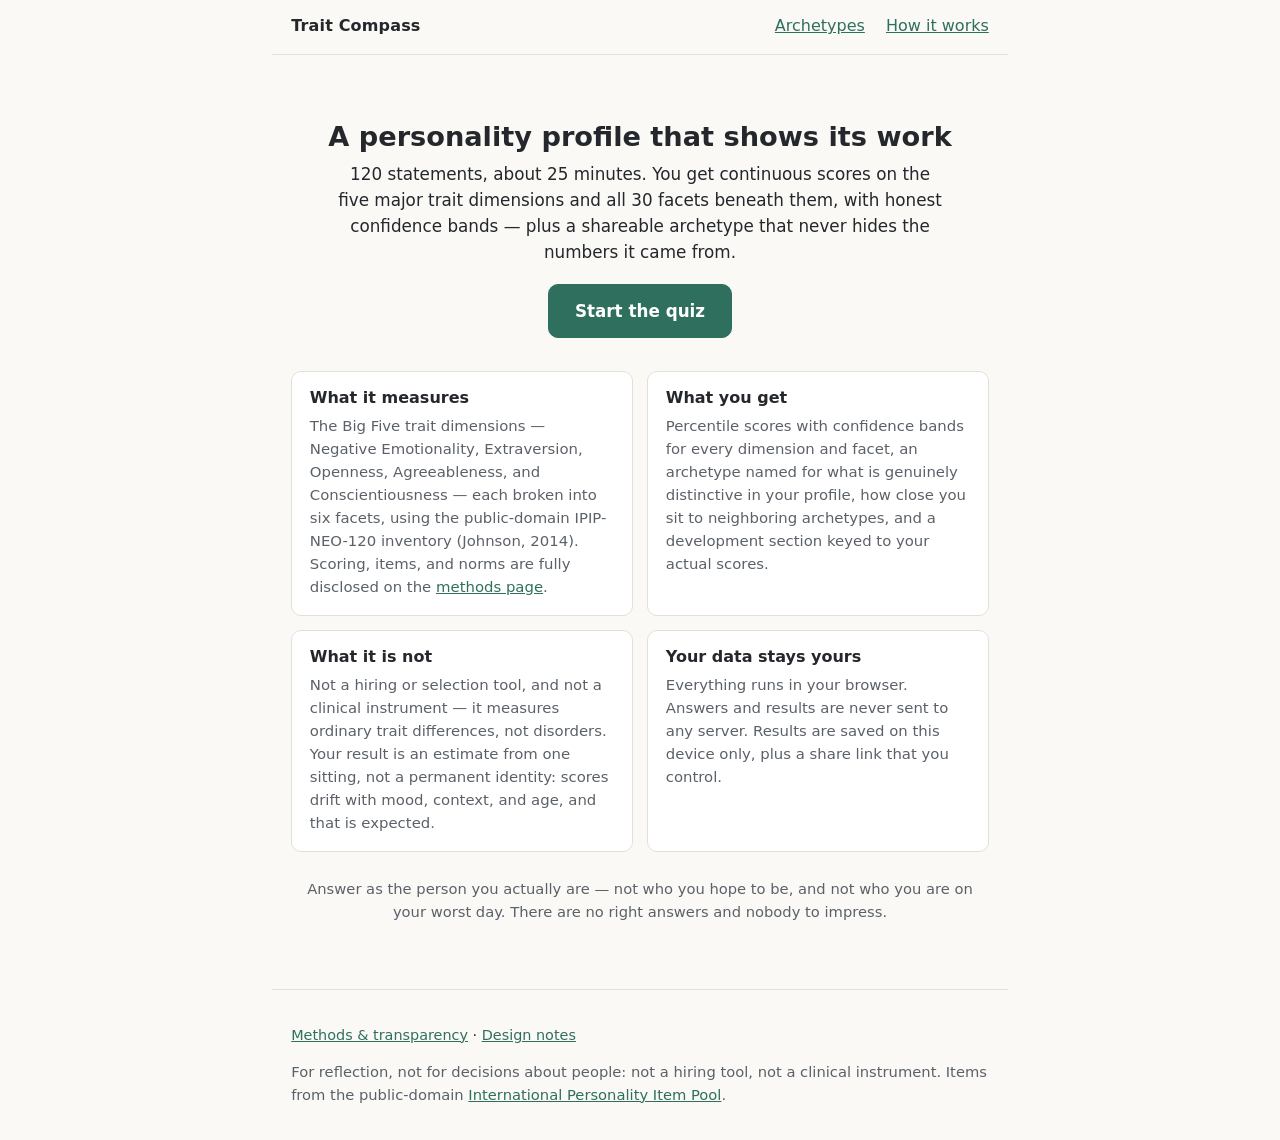
<file: index.html>
<!DOCTYPE html>
<html lang="en">
<head>
<meta charset="utf-8">
<meta name="viewport" content="width=device-width, initial-scale=1">
<meta name="description" content="A free, facet-level personality profile built on public-domain IPIP-NEO-120 items. Continuous scores, honest confidence bands, and an archetype that never hides the numbers underneath.">
<title>Trait Compass</title>
<link rel="stylesheet" href="css/quiz.css">
</head>
<body>
<a class="skip-link" href="#main">Skip to content</a>
<header class="site-header">
  <a class="brand" href="#intro">Trait Compass</a>
  <nav>
    <a href="archetypes.html">Archetypes</a>
    <a href="about.html">How it works</a>
  </nav>
</header>

<main id="main">

  <!-- ============ Intro / consent ============ -->
  <section id="screen-intro" hidden>
    <div class="intro-hero">
      <h1>A personality profile that shows its work</h1>
      <p class="lede">
        120 statements, about 25 minutes. You get continuous scores on the five
        major trait dimensions and all 30 facets beneath them, with honest
        confidence bands — plus a shareable archetype that never hides the
        numbers it came from.
      </p>
      <div class="intro-actions">
        <button id="btn-start" class="primary big">Start the quiz</button>
        <button id="btn-resume" class="secondary big" hidden>Resume where you left off</button>
      </div>
      <p id="intro-history-note" class="quiet" hidden></p>
    </div>

    <div class="intro-grid">
      <div class="intro-card">
        <h2>What it measures</h2>
        <p>The Big Five trait dimensions — Negative Emotionality, Extraversion,
        Openness, Agreeableness, and Conscientiousness — each broken into six
        facets, using the public-domain IPIP-NEO-120 inventory
        (Johnson, 2014). Scoring, items, and norms are fully disclosed on the
        <a href="about.html">methods page</a>.</p>
      </div>
      <div class="intro-card">
        <h2>What you get</h2>
        <p>Percentile scores with confidence bands for every dimension and
        facet, an archetype named for what is genuinely distinctive in your
        profile, how close you sit to neighboring archetypes, and a
        development section keyed to your actual scores.</p>
      </div>
      <div class="intro-card">
        <h2>What it is not</h2>
        <p>Not a hiring or selection tool, and not a clinical instrument —
        it measures ordinary trait differences, not disorders. Your result is
        an estimate from one sitting, not a permanent identity: scores drift
        with mood, context, and age, and that is expected.</p>
      </div>
      <div class="intro-card">
        <h2>Your data stays yours</h2>
        <p>Everything runs in your browser. Answers and results are never sent
        to any server. Results are saved on this device only, plus a share
        link that you control.</p>
      </div>
    </div>

    <p class="quiet center">
      Answer as the person you actually are — not who you hope to be, and not
      who you are on your worst day. There are no right answers and nobody to
      impress.
    </p>
  </section>

  <!-- ============ Quiz ============ -->
  <section id="screen-quiz" hidden>
    <div class="progress-wrap" aria-hidden="true">
      <div class="progress-bar"><div id="progress-fill"></div></div>
    </div>
    <p id="progress-text" class="quiet center" aria-live="polite"></p>

    <div class="item-card">
      <p class="item-lead quiet">How accurately does this statement describe you?</p>
      <h2 id="item-text" aria-live="polite"></h2>
      <div id="likert" class="likert" role="radiogroup" aria-label="Your answer">
        <!-- populated by quiz.js -->
      </div>
      <div class="quiz-nav">
        <button id="btn-back" class="secondary">&larr; Back</button>
        <span class="quiet keyboard-hint">Keys 1&ndash;5 answer &middot; &larr; goes back</span>
      </div>
    </div>
  </section>

  <!-- ============ Results ============ -->
  <section id="screen-results" hidden>
    <div id="results-root"><!-- populated by results.js --></div>
  </section>

</main>

<footer class="site-footer">
  <p>
    <a href="about.html">Methods &amp; transparency</a> &middot;
    <a href="https://github.com/rylanowens/personality/blob/main/docs/quiz-design.md">Design notes</a>
  </p>
  <p class="quiet">
    For reflection, not for decisions about people: not a hiring tool, not a
    clinical instrument. Items from the public-domain
    <a href="https://ipip.ori.org/">International Personality Item Pool</a>.
  </p>
</footer>

<script src="data/items.js"></script>
<script src="data/norms.js"></script>
<script src="data/prose.js"></script>
<script src="data/archetypes.js"></script>
<script src="js/scoring.js"></script>
<script src="js/encode.js"></script>
<script src="js/archetype.js"></script>
<script src="js/history.js"></script>
<script src="js/results.js"></script>
<script src="js/quiz.js"></script>
<script src="js/app.js"></script>
</body>
</html>
</file>
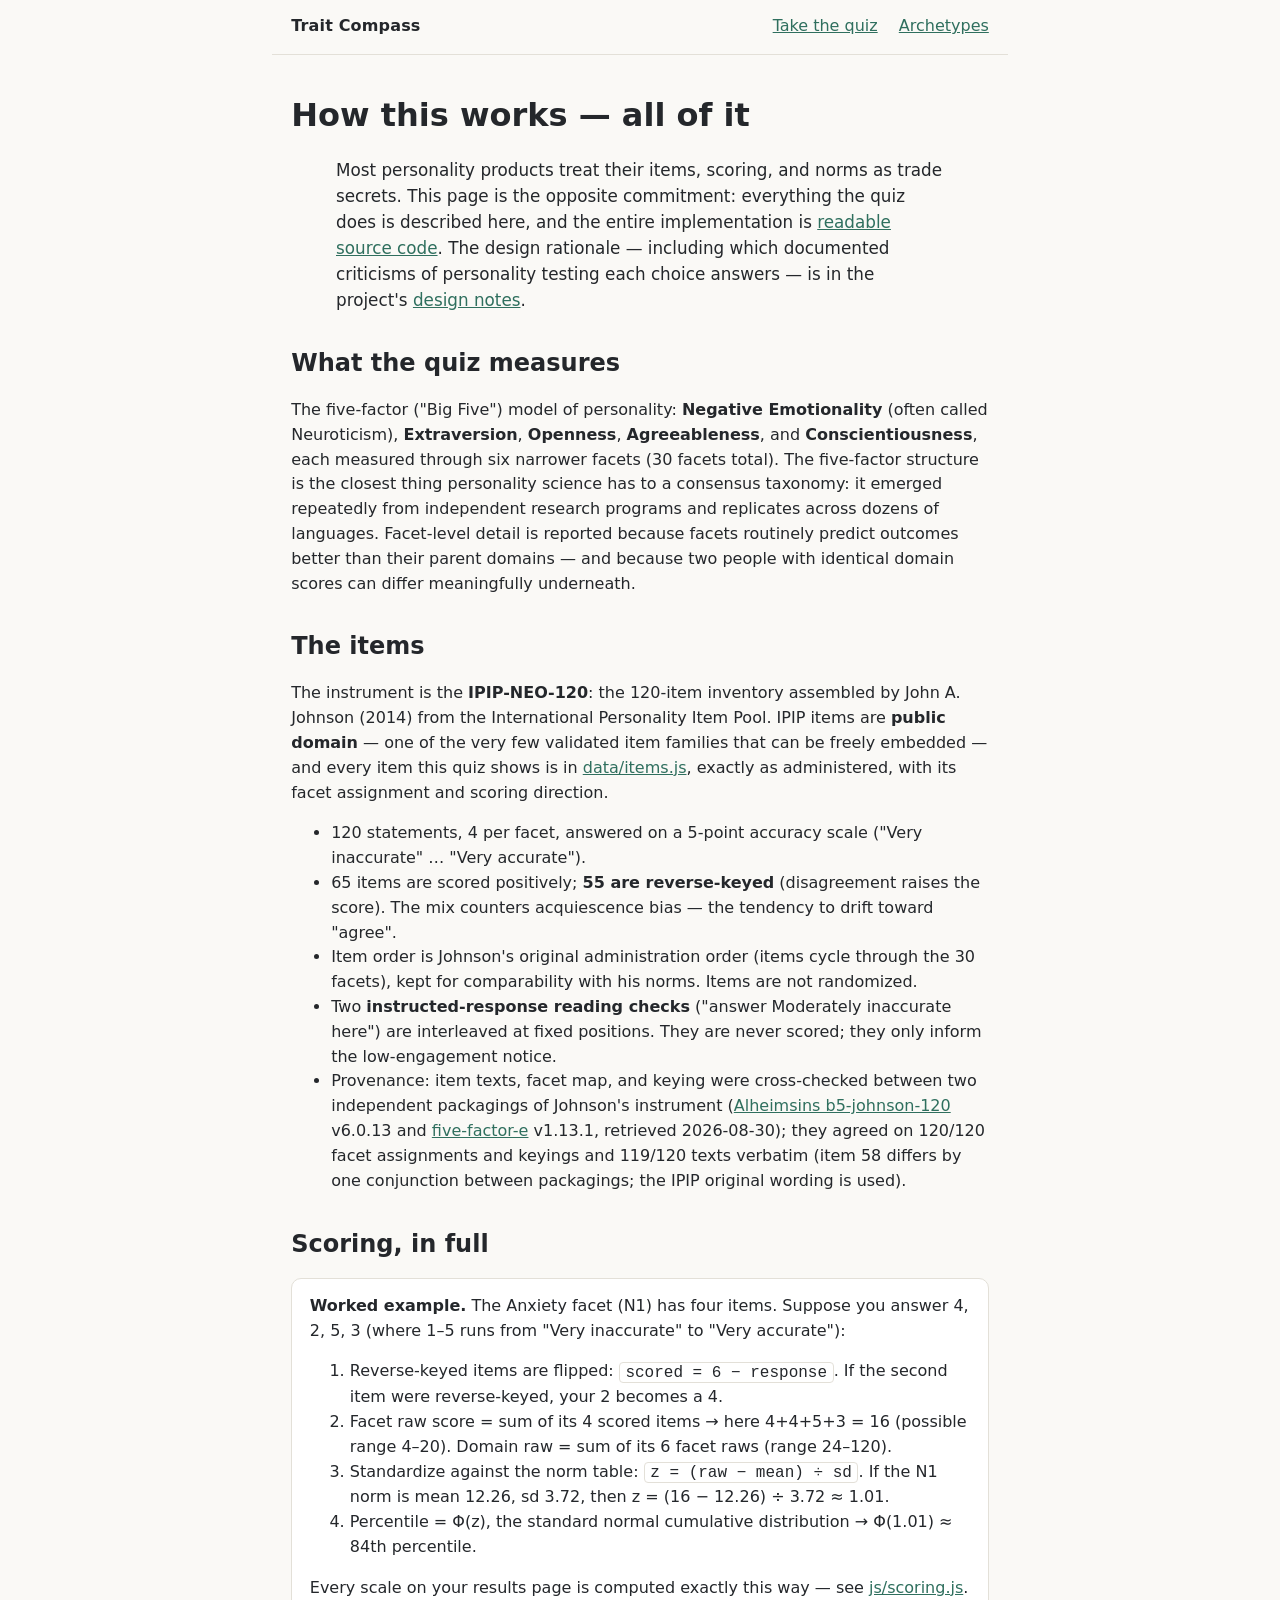
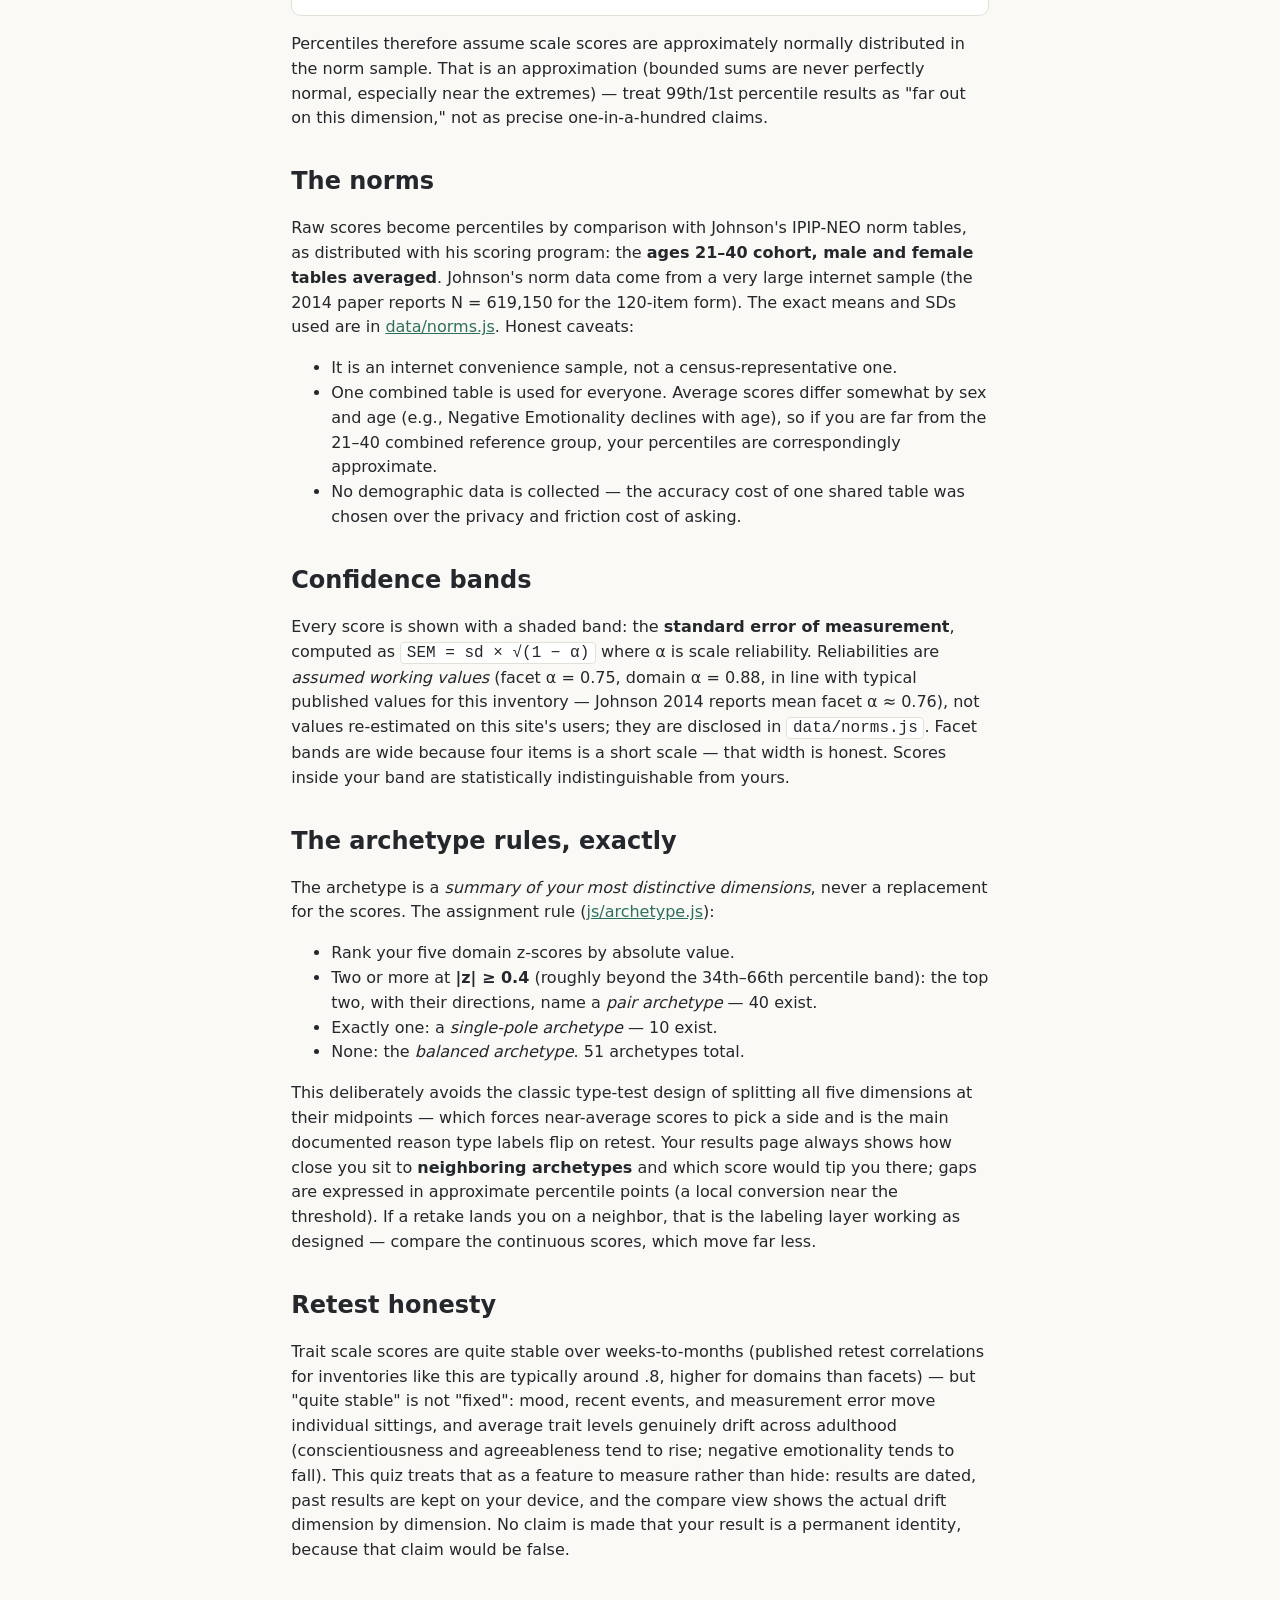
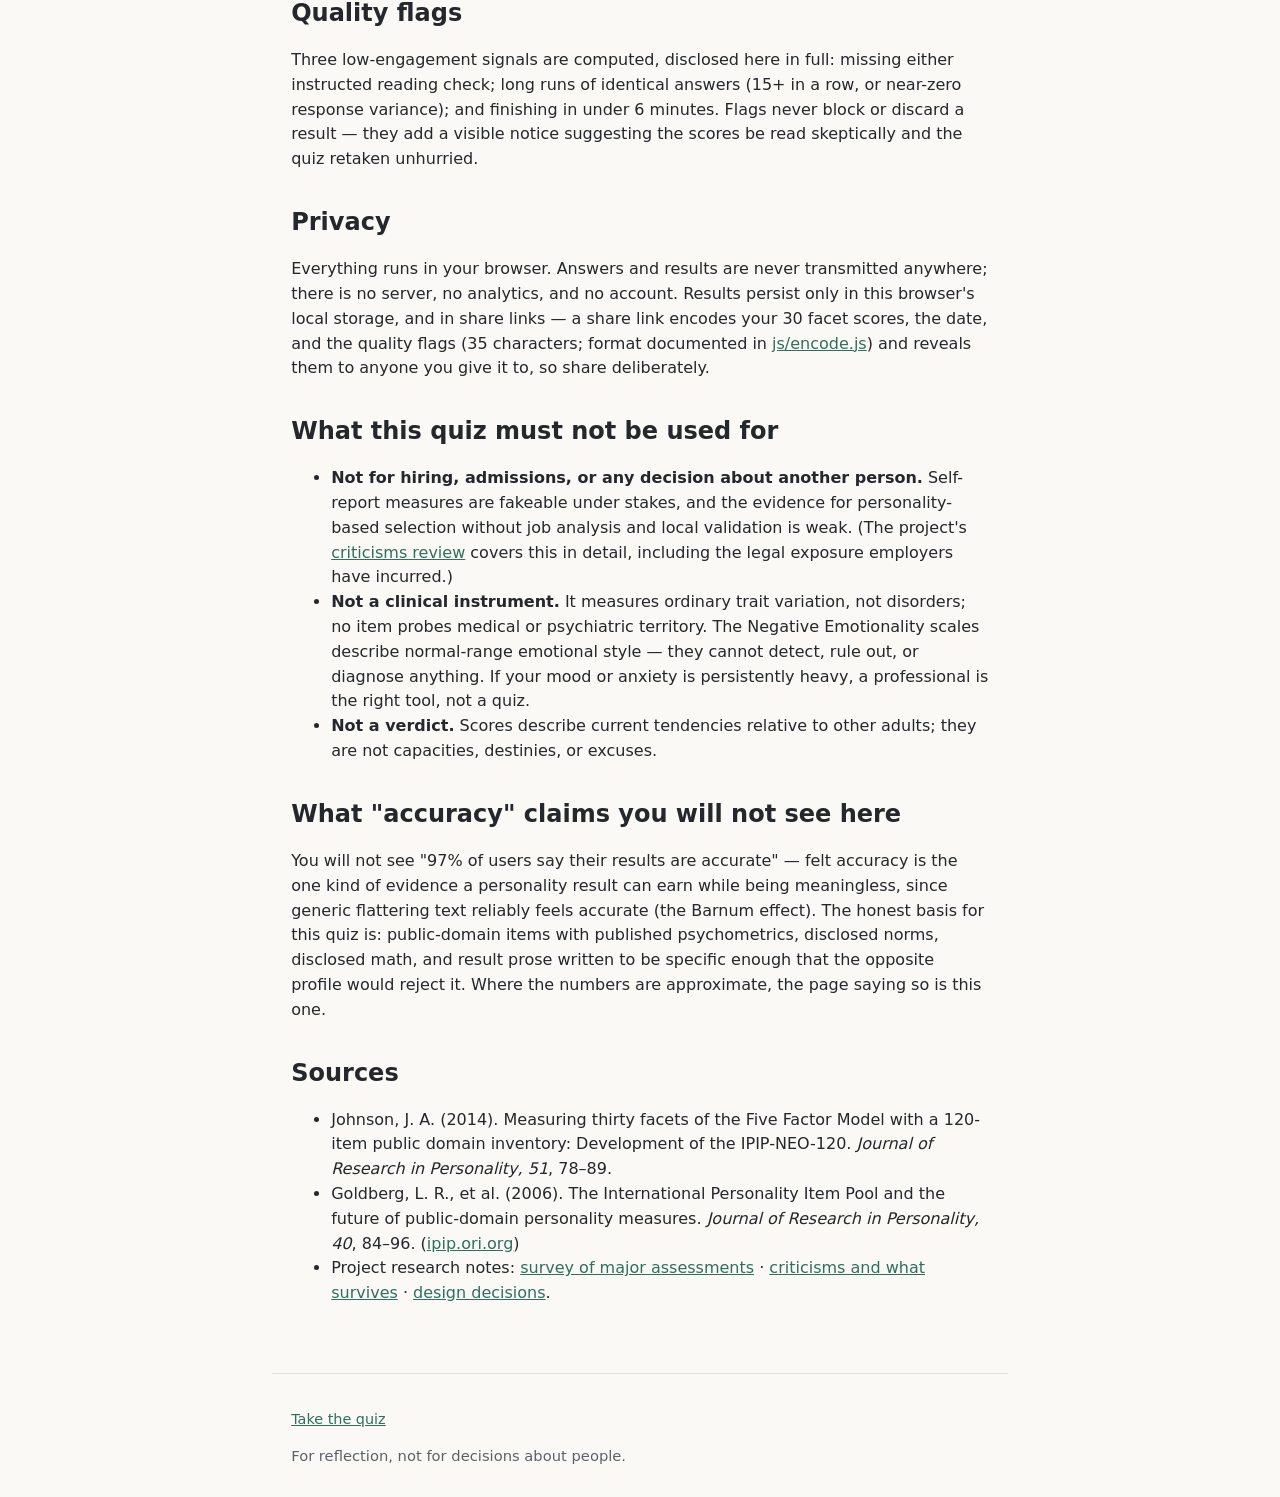
<file: about.html>
<!DOCTYPE html>
<html lang="en">
<head>
<meta charset="utf-8">
<meta name="viewport" content="width=device-width, initial-scale=1">
<meta name="description" content="Full methods disclosure for Trait Compass: items, scoring math, norms, archetype rules, and honest limits.">
<title>How Trait Compass works</title>
<link rel="stylesheet" href="css/quiz.css">
<style>
  .methods h2 { margin-top: 2.2rem; }
  .methods table { border-collapse: collapse; width: 100%; font-size: 0.93rem; }
  .methods th, .methods td { text-align: left; padding: 0.4rem 0.6rem; border-bottom: 1px solid var(--line); }
  .methods code { background: var(--surface); border: 1px solid var(--line); border-radius: 4px; padding: 0.05rem 0.35rem; }
  .methods .example { background: var(--surface); border: 1px solid var(--line); border-radius: var(--radius); padding: 0.9rem 1.1rem; }
</style>
</head>
<body>
<a class="skip-link" href="#main">Skip to content</a>
<header class="site-header">
  <a class="brand" href="index.html">Trait Compass</a>
  <nav>
    <a href="index.html#intro">Take the quiz</a>
    <a href="archetypes.html">Archetypes</a>
  </nav>
</header>

<main id="main" class="methods">
  <h1>How this works — all of it</h1>
  <p class="lede">
    Most personality products treat their items, scoring, and norms as trade
    secrets. This page is the opposite commitment: everything the quiz does is
    described here, and the entire implementation is
    <a href="https://github.com/rylanowens/personality">readable source code</a>.
    The design rationale — including which documented criticisms of personality
    testing each choice answers — is in the project's
    <a href="https://github.com/rylanowens/personality/blob/main/docs/quiz-design.md">design notes</a>.
  </p>

  <h2>What the quiz measures</h2>
  <p>
    The five-factor ("Big Five") model of personality: <strong>Negative
    Emotionality</strong> (often called Neuroticism), <strong>Extraversion</strong>,
    <strong>Openness</strong>, <strong>Agreeableness</strong>, and
    <strong>Conscientiousness</strong>, each measured through six narrower
    facets (30 facets total). The five-factor structure is the closest thing
    personality science has to a consensus taxonomy: it emerged repeatedly from
    independent research programs and replicates across dozens of languages.
    Facet-level detail is reported because facets routinely predict outcomes
    better than their parent domains — and because two people with identical
    domain scores can differ meaningfully underneath.
  </p>

  <h2>The items</h2>
  <p>
    The instrument is the <strong>IPIP-NEO-120</strong>: the 120-item inventory
    assembled by John A. Johnson (2014) from the International Personality Item
    Pool. IPIP items are <strong>public domain</strong> — one of the very few
    validated item families that can be freely embedded — and every item this
    quiz shows is in
    <a href="https://github.com/rylanowens/personality/blob/main/data/items.js">data/items.js</a>,
    exactly as administered, with its facet assignment and scoring direction.
  </p>
  <ul>
    <li>120 statements, 4 per facet, answered on a 5-point accuracy scale
        ("Very inaccurate" … "Very accurate").</li>
    <li>65 items are scored positively; <strong>55 are reverse-keyed</strong>
        (disagreement raises the score). The mix counters acquiescence bias —
        the tendency to drift toward "agree".</li>
    <li>Item order is Johnson's original administration order (items cycle
        through the 30 facets), kept for comparability with his norms. Items
        are not randomized.</li>
    <li>Two <strong>instructed-response reading checks</strong> ("answer
        Moderately inaccurate here") are interleaved at fixed positions. They
        are never scored; they only inform the low-engagement notice.</li>
    <li>Provenance: item texts, facet map, and keying were cross-checked between
        two independent packagings of Johnson's instrument
        (<a href="https://www.npmjs.com/package/@alheimsins/b5-johnson-120-ipip-neo-pi-r">Alheimsins b5-johnson-120</a> v6.0.13
        and <a href="https://pypi.org/project/five-factor-e/">five-factor-e</a> v1.13.1,
        retrieved 2026-08-30); they agreed on 120/120 facet assignments and
        keyings and 119/120 texts verbatim (item 58 differs by one
        conjunction between packagings; the IPIP original wording is used).</li>
  </ul>

  <h2>Scoring, in full</h2>
  <div class="example">
    <p style="margin-top:0"><strong>Worked example.</strong> The Anxiety facet (N1) has four items.
    Suppose you answer 4, 2, 5, 3 (where 1–5 runs from "Very inaccurate" to "Very accurate"):</p>
    <ol>
      <li>Reverse-keyed items are flipped: <code>scored = 6 − response</code>.
          If the second item were reverse-keyed, your 2 becomes a 4.</li>
      <li>Facet raw score = sum of its 4 scored items → here 4+4+5+3 = 16
          (possible range 4–20). Domain raw = sum of its 6 facet raws
          (range 24–120).</li>
      <li>Standardize against the norm table:
          <code>z = (raw − mean) ÷ sd</code>. If the N1 norm is mean 12.26,
          sd 3.72, then z = (16 − 12.26) ÷ 3.72 ≈ 1.01.</li>
      <li>Percentile = Φ(z), the standard normal cumulative distribution
          → Φ(1.01) ≈ 84th percentile.</li>
    </ol>
    <p style="margin-bottom:0">Every scale on your results page is computed exactly this way —
    see <a href="https://github.com/rylanowens/personality/blob/main/js/scoring.js">js/scoring.js</a>.</p>
  </div>
  <p>
    Percentiles therefore assume scale scores are approximately normally
    distributed in the norm sample. That is an approximation (bounded sums are
    never perfectly normal, especially near the extremes) — treat 99th/1st
    percentile results as "far out on this dimension," not as precise
    one-in-a-hundred claims.
  </p>

  <h2>The norms</h2>
  <p>
    Raw scores become percentiles by comparison with Johnson's IPIP-NEO norm
    tables, as distributed with his scoring program: the <strong>ages 21–40
    cohort, male and female tables averaged</strong>. Johnson's norm data come
    from a very large internet sample (the 2014 paper reports N = 619,150 for
    the 120-item form). The exact means and SDs used are in
    <a href="https://github.com/rylanowens/personality/blob/main/data/norms.js">data/norms.js</a>.
    Honest caveats:
  </p>
  <ul>
    <li>It is an internet convenience sample, not a census-representative one.</li>
    <li>One combined table is used for everyone. Average scores differ somewhat
        by sex and age (e.g., Negative Emotionality declines with age), so if
        you are far from the 21–40 combined reference group, your percentiles
        are correspondingly approximate.</li>
    <li>No demographic data is collected — the accuracy cost of one shared
        table was chosen over the privacy and friction cost of asking.</li>
  </ul>

  <h2>Confidence bands</h2>
  <p>
    Every score is shown with a shaded band: the <strong>standard error of
    measurement</strong>, computed as <code>SEM = sd × √(1 − α)</code> where α
    is scale reliability. Reliabilities are <em>assumed working values</em>
    (facet α = 0.75, domain α = 0.88, in line with typical published values for
    this inventory — Johnson 2014 reports mean facet α ≈ 0.76), not values
    re-estimated on this site's users; they are disclosed in
    <code>data/norms.js</code>. Facet bands are wide because four items is a
    short scale — that width is honest. Scores inside your band are
    statistically indistinguishable from yours.
  </p>

  <h2>The archetype rules, exactly</h2>
  <p>
    The archetype is a <em>summary of your most distinctive dimensions</em>,
    never a replacement for the scores. The assignment rule
    (<a href="https://github.com/rylanowens/personality/blob/main/js/archetype.js">js/archetype.js</a>):
  </p>
  <ul>
    <li>Rank your five domain z-scores by absolute value.</li>
    <li>Two or more at <strong>|z| ≥ 0.4</strong> (roughly beyond the
        34th–66th percentile band): the top two, with their directions, name a
        <em>pair archetype</em> — 40 exist.</li>
    <li>Exactly one: a <em>single-pole archetype</em> — 10 exist.</li>
    <li>None: the <em>balanced archetype</em>. 51 archetypes total.</li>
  </ul>
  <p>
    This deliberately avoids the classic type-test design of splitting all five
    dimensions at their midpoints — which forces near-average scores to pick a
    side and is the main documented reason type labels flip on retest. Your
    results page always shows how close you sit to <strong>neighboring
    archetypes</strong> and which score would tip you there; gaps are expressed
    in approximate percentile points (a local conversion near the threshold).
    If a retake lands you on a neighbor, that is the labeling layer working as
    designed — compare the continuous scores, which move far less.
  </p>

  <h2>Retest honesty</h2>
  <p>
    Trait scale scores are quite stable over weeks-to-months (published
    retest correlations for inventories like this are typically around
    .8, higher for domains than facets) — but "quite stable" is not "fixed":
    mood, recent events, and measurement error move individual sittings, and
    average trait levels genuinely drift across adulthood (conscientiousness
    and agreeableness tend to rise; negative emotionality tends to fall).
    This quiz treats that as a feature to measure rather than hide: results
    are dated, past results are kept on your device, and the compare view
    shows the actual drift dimension by dimension. No claim is made that your
    result is a permanent identity, because that claim would be false.
  </p>

  <h2>Quality flags</h2>
  <p>
    Three low-engagement signals are computed, disclosed here in full: missing
    either instructed reading check; long runs of identical answers (15+ in a
    row, or near-zero response variance); and finishing in under 6 minutes.
    Flags never block or discard a result — they add a visible notice
    suggesting the scores be read skeptically and the quiz retaken unhurried.
  </p>

  <h2>Privacy</h2>
  <p>
    Everything runs in your browser. Answers and results are never transmitted
    anywhere; there is no server, no analytics, and no account. Results persist
    only in this browser's local storage, and in share links — a share link
    encodes your 30 facet scores, the date, and the quality flags (35
    characters; format documented in
    <a href="https://github.com/rylanowens/personality/blob/main/js/encode.js">js/encode.js</a>)
    and reveals them to anyone you give it to, so share deliberately.
  </p>

  <h2>What this quiz must not be used for</h2>
  <ul>
    <li><strong>Not for hiring, admissions, or any decision about another
        person.</strong> Self-report measures are fakeable under stakes, and
        the evidence for personality-based selection without job analysis and
        local validation is weak. (The project's
        <a href="https://github.com/rylanowens/personality/blob/main/docs/criticisms.md">criticisms review</a>
        covers this in detail, including the legal exposure employers have
        incurred.)</li>
    <li><strong>Not a clinical instrument.</strong> It measures ordinary trait
        variation, not disorders; no item probes medical or psychiatric
        territory. The Negative Emotionality scales describe normal-range
        emotional style — they cannot detect, rule out, or diagnose anything.
        If your mood or anxiety is persistently heavy, a professional is the
        right tool, not a quiz.</li>
    <li><strong>Not a verdict.</strong> Scores describe current tendencies
        relative to other adults; they are not capacities, destinies, or
        excuses.</li>
  </ul>

  <h2>What "accuracy" claims you will not see here</h2>
  <p>
    You will not see "97% of users say their results are accurate" — felt
    accuracy is the one kind of evidence a personality result can earn while
    being meaningless, since generic flattering text reliably feels accurate
    (the Barnum effect). The honest basis for this quiz is: public-domain
    items with published psychometrics, disclosed norms, disclosed math, and
    result prose written to be specific enough that the opposite profile would
    reject it. Where the numbers are approximate, the page saying so is this
    one.
  </p>

  <h2>Sources</h2>
  <ul>
    <li>Johnson, J. A. (2014). Measuring thirty facets of the Five Factor Model
        with a 120-item public domain inventory: Development of the
        IPIP-NEO-120. <em>Journal of Research in Personality, 51</em>, 78–89.</li>
    <li>Goldberg, L. R., et al. (2006). The International Personality Item Pool
        and the future of public-domain personality measures.
        <em>Journal of Research in Personality, 40</em>, 84–96.
        (<a href="https://ipip.ori.org/">ipip.ori.org</a>)</li>
    <li>Project research notes:
        <a href="https://github.com/rylanowens/personality/blob/main/docs/personality-assessments.md">survey of major assessments</a> ·
        <a href="https://github.com/rylanowens/personality/blob/main/docs/criticisms.md">criticisms and what survives</a> ·
        <a href="https://github.com/rylanowens/personality/blob/main/docs/quiz-design.md">design decisions</a>.</li>
  </ul>
</main>

<footer class="site-footer">
  <p><a href="index.html#intro">Take the quiz</a></p>
  <p class="quiet">For reflection, not for decisions about people.</p>
</footer>
</body>
</html>
</file>
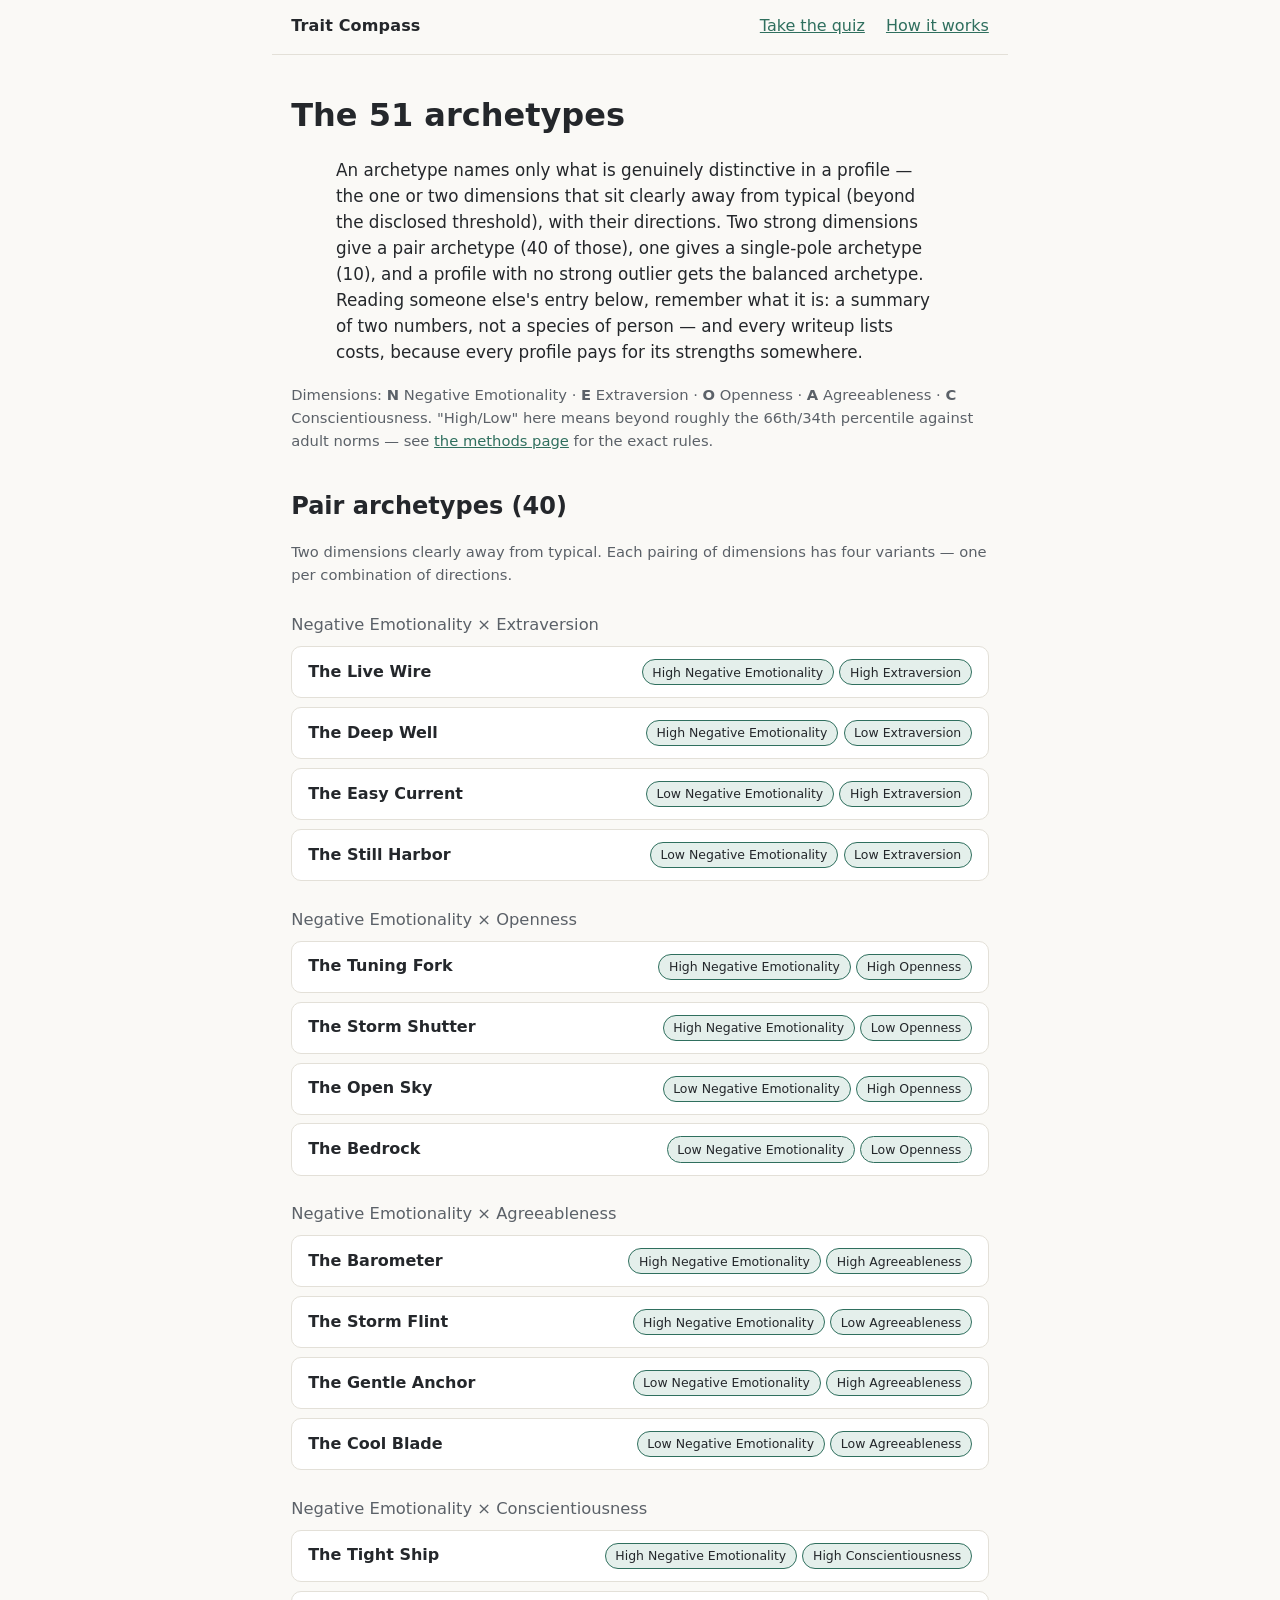
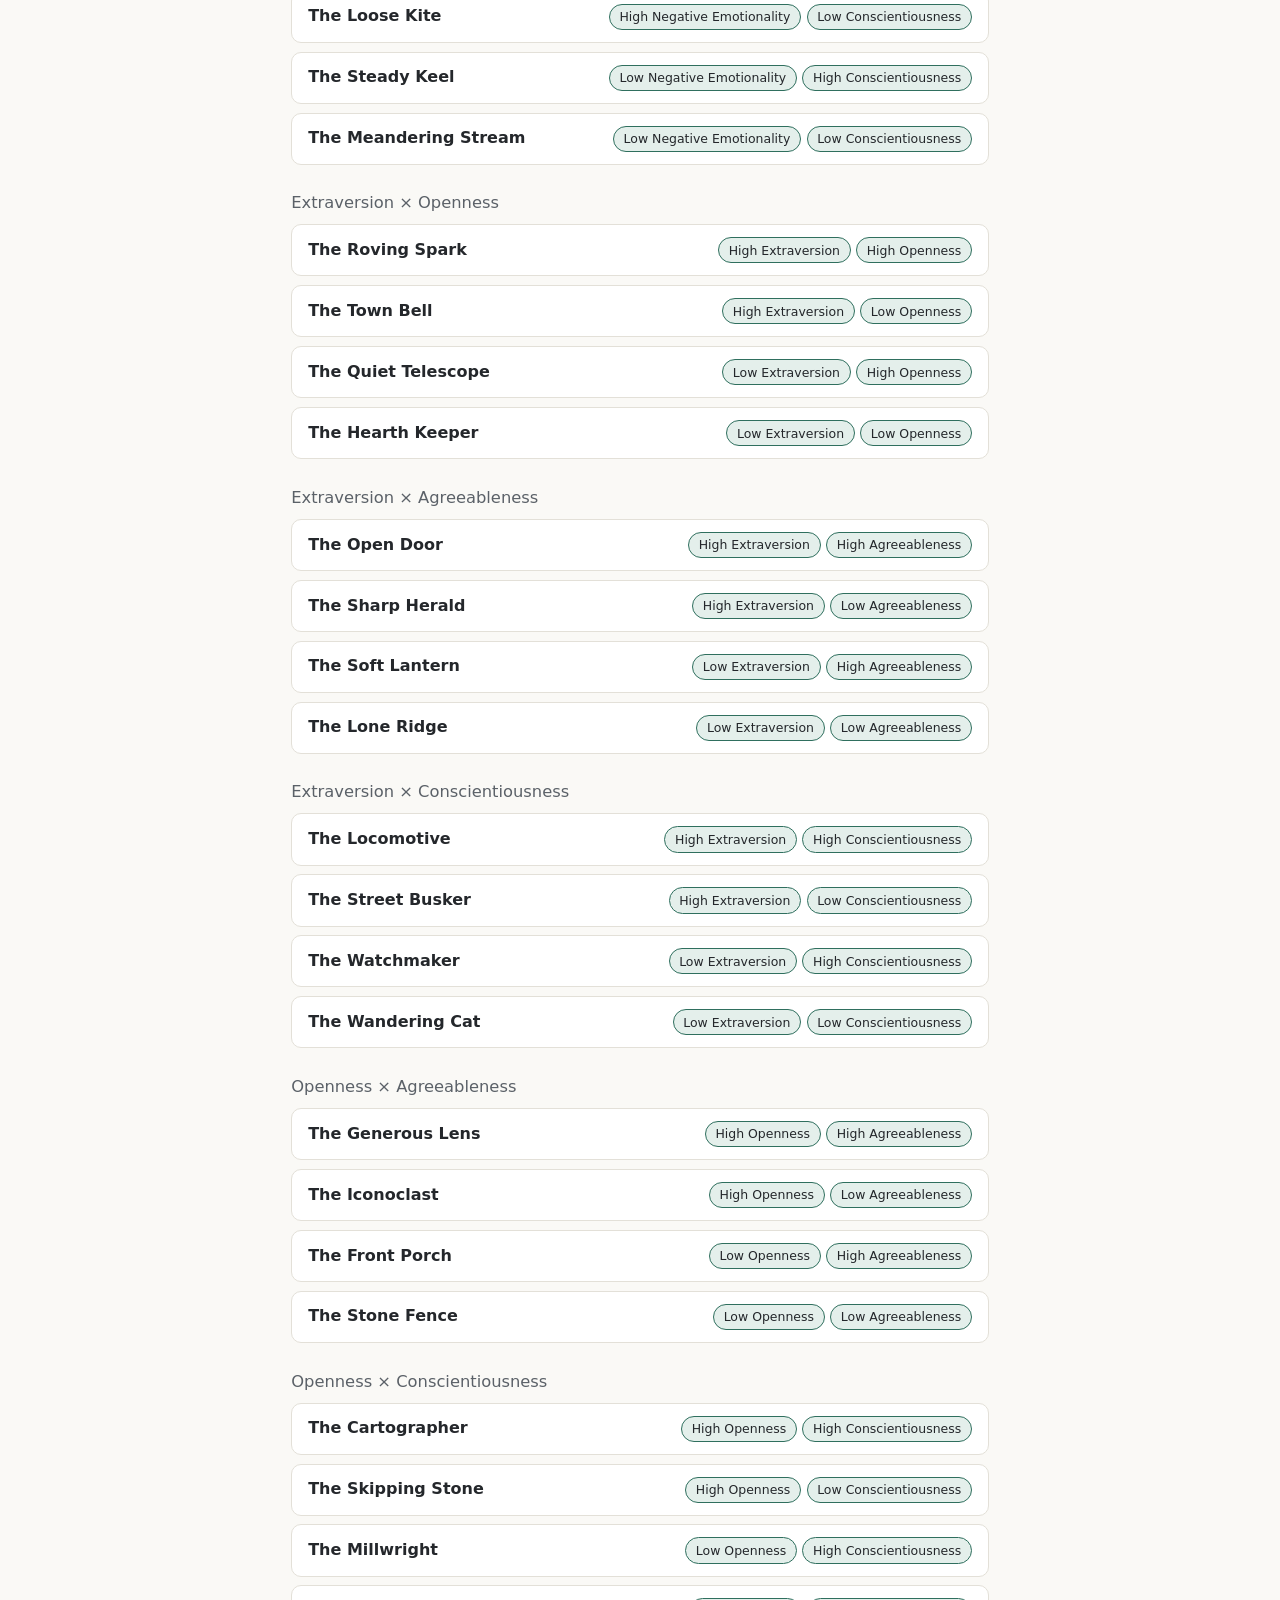
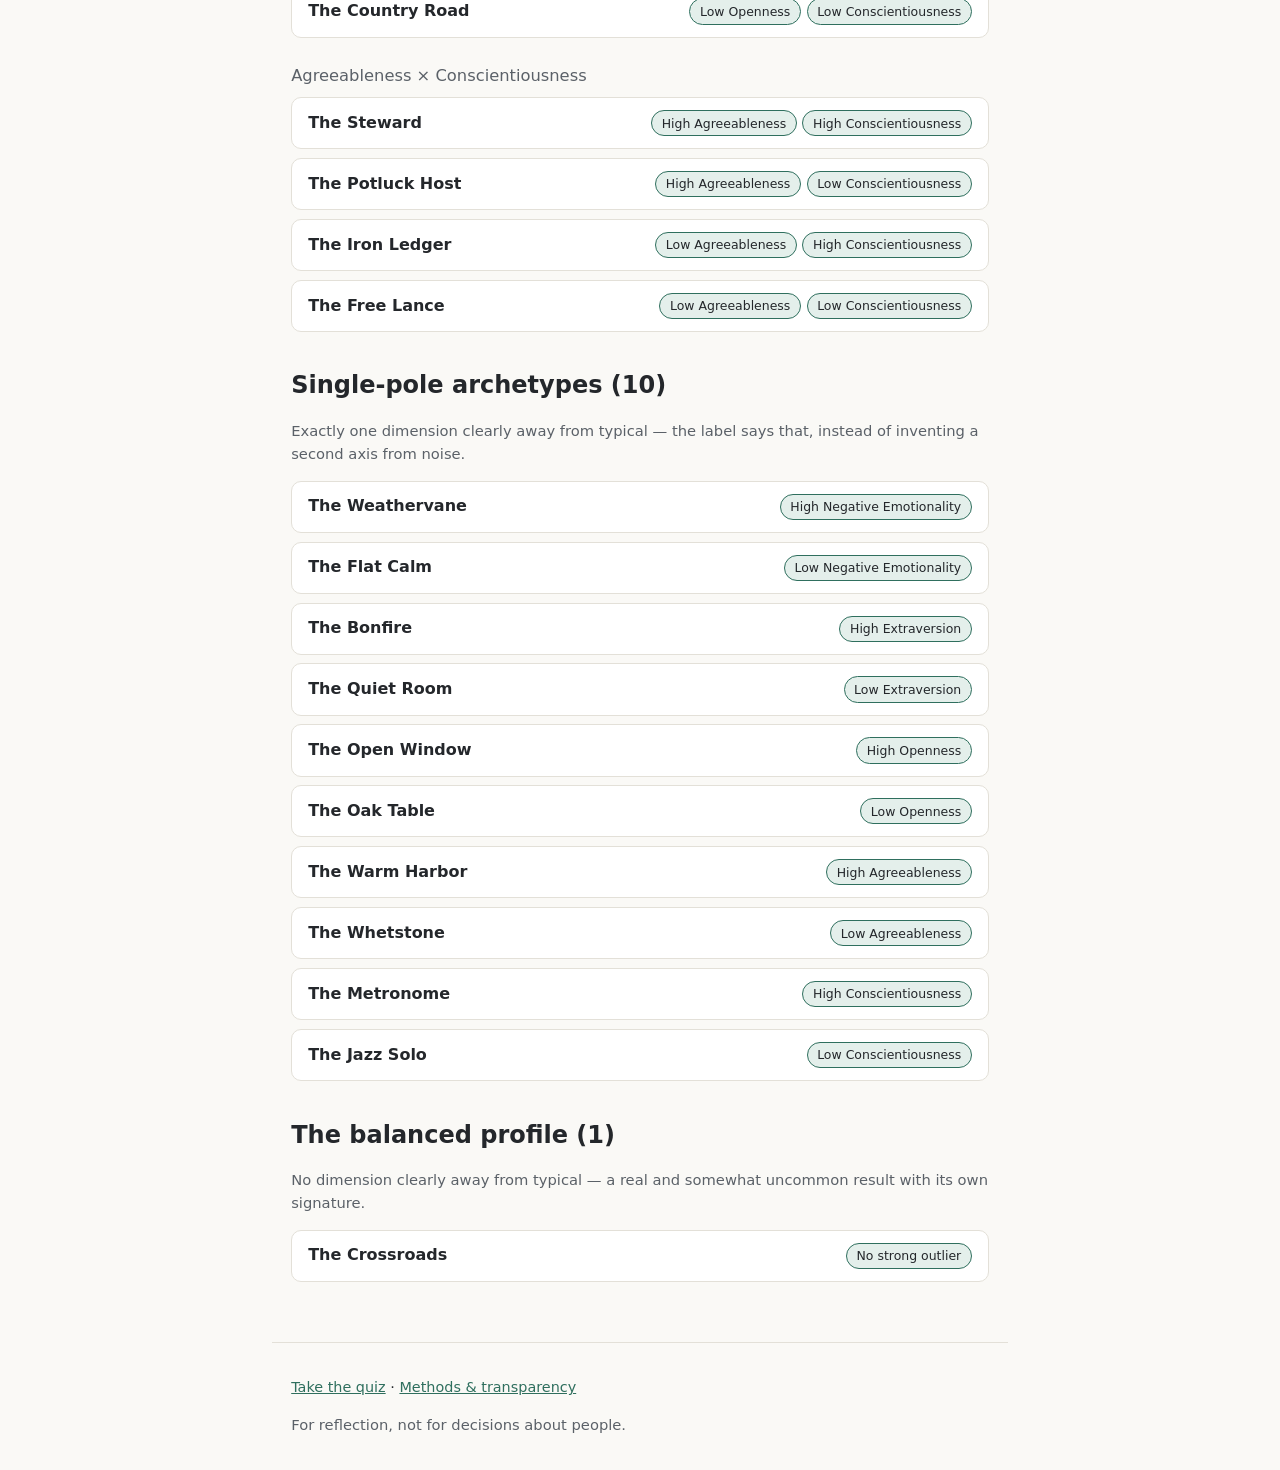
<file: archetypes.html>
<!DOCTYPE html>
<html lang="en">
<head>
<meta charset="utf-8">
<meta name="viewport" content="width=device-width, initial-scale=1">
<meta name="description" content="All 51 Trait Compass archetypes: 40 pairs, 10 single poles, and the balanced profile — with the scores that define each.">
<title>The 51 archetypes — Trait Compass</title>
<link rel="stylesheet" href="css/quiz.css">
<style>
  .gallery h2 { margin-top: 2.4rem; }
  .pair-group-title { margin: 1.6rem 0 0.2rem; font-size: 1.02rem; color: var(--ink-soft); }
  details.arch {
    border: 1px solid var(--line);
    border-radius: var(--radius);
    background: var(--surface);
    margin: 0.55rem 0;
    padding: 0 1rem;
  }
  details.arch summary {
    cursor: pointer;
    padding: 0.75rem 0;
    min-height: 44px;
    display: flex;
    align-items: center;
    justify-content: space-between;
    gap: 0.8rem;
    flex-wrap: wrap;
  }
  details.arch summary::-webkit-details-marker { display: none; }
  details.arch summary .arch-name { font-weight: 650; }
  details.arch summary .chips { display: flex; gap: 0.35rem; flex-wrap: wrap; }
  details.arch summary .chip { font-size: 0.78rem; padding: 0.15rem 0.6rem; }
  details.arch .arch-body { padding: 0.2rem 0 1rem; }
  details.arch .arch-body p { margin: 0.5rem 0; font-size: 0.95rem; }
  .arch-summary-line { margin: 0.1rem 0 0.6rem; color: var(--ink-soft); font-size: 0.93rem; }
</style>
</head>
<body>
<a class="skip-link" href="#main">Skip to content</a>
<header class="site-header">
  <a class="brand" href="index.html">Trait Compass</a>
  <nav>
    <a href="index.html#intro">Take the quiz</a>
    <a href="about.html">How it works</a>
  </nav>
</header>

<main id="main" class="gallery">
  <h1>The 51 archetypes</h1>
  <p class="lede">
    An archetype names only what is genuinely distinctive in a profile — the
    one or two dimensions that sit clearly away from typical (beyond the
    disclosed threshold), with their directions. Two strong dimensions give a
    pair archetype (40 of those), one gives a single-pole archetype (10), and
    a profile with no strong outlier gets the balanced archetype. Reading
    someone else's entry below, remember what it is: a summary of two numbers,
    not a species of person — and every writeup lists costs, because every
    profile pays for its strengths somewhere.
  </p>
  <p class="quiet">
    Dimensions: <strong>N</strong> Negative Emotionality · <strong>E</strong> Extraversion ·
    <strong>O</strong> Openness · <strong>A</strong> Agreeableness ·
    <strong>C</strong> Conscientiousness. "High/Low" here means beyond roughly
    the 66th/34th percentile against adult norms — see
    <a href="about.html">the methods page</a> for the exact rules.
  </p>
  <div id="gallery-root"></div>
</main>

<footer class="site-footer">
  <p><a href="index.html#intro">Take the quiz</a> &middot; <a href="about.html">Methods &amp; transparency</a></p>
  <p class="quiet">For reflection, not for decisions about people.</p>
</footer>

<script src="data/items.js"></script>
<script src="data/archetypes.js"></script>
<script>
(function () {
  "use strict";
  var DOMAINS = ["N", "E", "O", "A", "C"];
  var root = document.getElementById("gallery-root");

  function el(tag, className, text) {
    var e = document.createElement(tag);
    if (className) e.className = className;
    if (text != null) e.textContent = text;
    return e;
  }

  function chipText(dom, sign) {
    return (sign === "+" ? "High " : "Low ") + window.QUIZ_ITEMS.domainNames[dom];
  }

  // Parse an id like "N+O-", "E+", or "BAL" into [{domain, sign}, ...].
  function parseId(id) {
    if (id === "BAL") return [];
    var out = [];
    for (var i = 0; i < id.length; i += 2) {
      out.push({ domain: id.charAt(i), sign: id.charAt(i + 1) });
    }
    return out;
  }

  function entry(id) {
    var a = window.QUIZ_ARCHETYPES.byId[id];
    var d = document.createElement("details");
    d.className = "arch";
    d.id = id;

    var summary = document.createElement("summary");
    summary.appendChild(el("span", "arch-name", a.name));
    var chips = el("span", "chips");
    var parts = parseId(id);
    if (parts.length) {
      parts.forEach(function (p) {
        chips.appendChild(el("span", "chip", chipText(p.domain, p.sign)));
      });
    } else {
      chips.appendChild(el("span", "chip", "No strong outlier"));
    }
    summary.appendChild(chips);
    d.appendChild(summary);

    var body = el("div", "arch-body");
    body.appendChild(el("p", "arch-summary-line", a.summary));
    body.appendChild(el("p", null, a.body));
    var costs = el("p");
    costs.appendChild(el("strong", null, "What this profile pays: "));
    costs.appendChild(document.createTextNode(a.costs));
    body.appendChild(costs);
    var growth = el("p");
    growth.appendChild(el("strong", null, "Where it tends to go next: "));
    growth.appendChild(document.createTextNode(a.growth));
    body.appendChild(growth);
    d.appendChild(body);
    return d;
  }

  // Pair archetypes, grouped by domain combination.
  root.appendChild(el("h2", null, "Pair archetypes (40)"));
  root.appendChild(el("p", "quiet",
    "Two dimensions clearly away from typical. Each pairing of dimensions has four variants — one per combination of directions."));
  for (var i = 0; i < DOMAINS.length; i++) {
    for (var j = i + 1; j < DOMAINS.length; j++) {
      var d1 = DOMAINS[i], d2 = DOMAINS[j];
      root.appendChild(el("p", "pair-group-title",
        window.QUIZ_ITEMS.domainNames[d1] + " × " + window.QUIZ_ITEMS.domainNames[d2]));
      ["++", "+-", "-+", "--"].forEach(function (signs) {
        root.appendChild(entry(d1 + signs.charAt(0) + d2 + signs.charAt(1)));
      });
    }
  }

  // Single poles.
  root.appendChild(el("h2", null, "Single-pole archetypes (10)"));
  root.appendChild(el("p", "quiet",
    "Exactly one dimension clearly away from typical — the label says that, instead of inventing a second axis from noise."));
  DOMAINS.forEach(function (d) {
    ["+", "-"].forEach(function (s) { root.appendChild(entry(d + s)); });
  });

  // Balanced.
  root.appendChild(el("h2", null, "The balanced profile (1)"));
  root.appendChild(el("p", "quiet",
    "No dimension clearly away from typical — a real and somewhat uncommon result with its own signature."));
  root.appendChild(entry("BAL"));

  // Deep-link support: open and scroll to a hash target (e.g. archetypes.html#N+O-).
  var hash = decodeURIComponent(location.hash.replace("#", ""));
  if (hash && window.QUIZ_ARCHETYPES.byId[hash]) {
    var target = document.getElementById(hash);
    if (target) {
      target.open = true;
      target.scrollIntoView();
    }
  }
})();
</script>
</body>
</html>
</file>
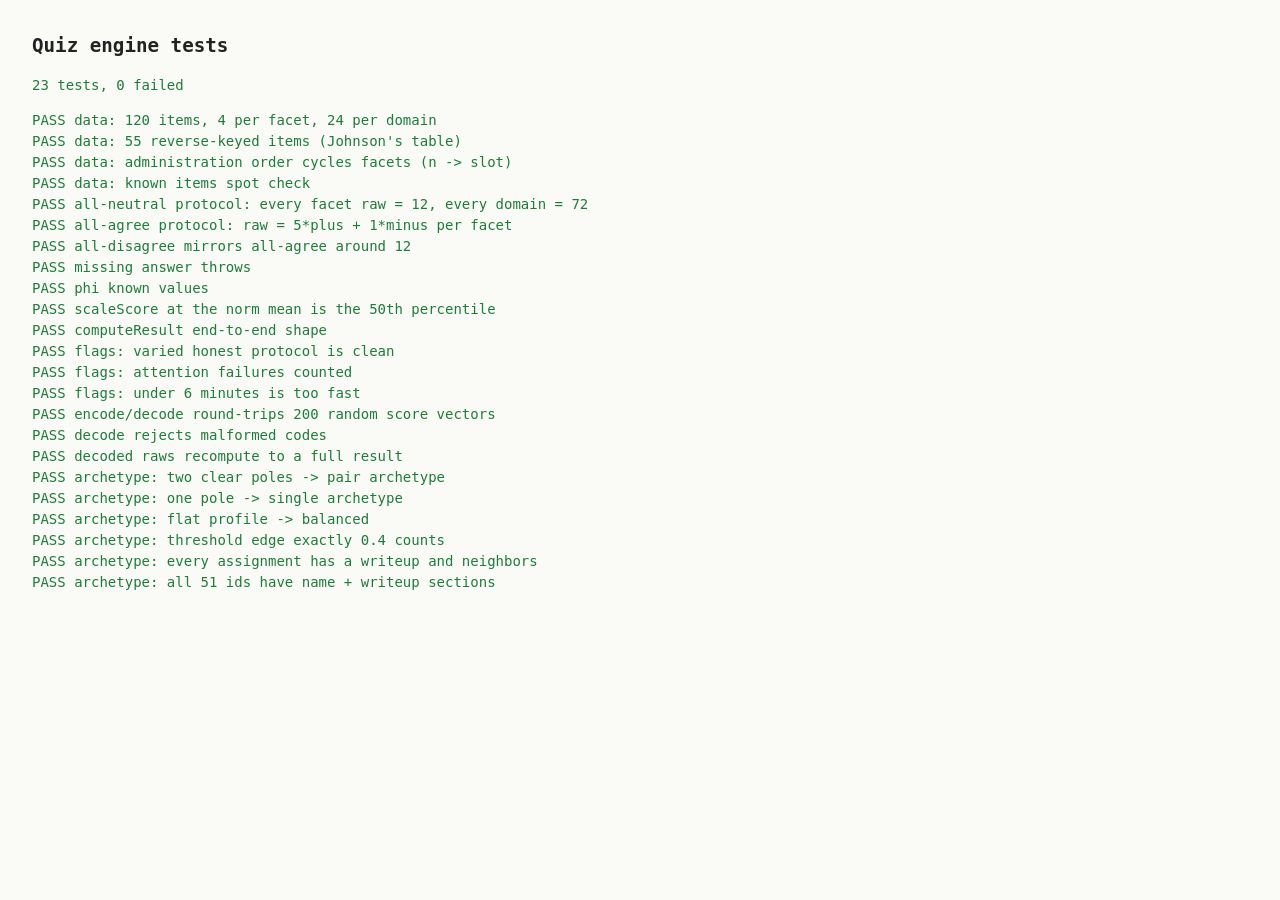
<file: tests/scoring.test.html>
<!DOCTYPE html>
<html lang="en">
<head>
<meta charset="utf-8">
<meta name="viewport" content="width=device-width, initial-scale=1">
<title>scoring tests</title>
<style>
  body { font: 14px/1.5 ui-monospace, monospace; margin: 2rem; background: #fafaf7; color: #222; }
  .pass { color: #1a7f37; }
  .fail { color: #b91c1c; font-weight: bold; }
  h1 { font-size: 1.2rem; }
</style>
</head>
<body>
<h1>Quiz engine tests</h1>
<div id="out"></div>

<script src="../data/items.js"></script>
<script src="../data/norms.js"></script>
<script src="../js/scoring.js"></script>
<script src="../js/encode.js"></script>
<script src="../js/archetype.js"></script>
<script src="../data/archetypes.js"></script>
<script>
(function () {
  "use strict";
  var results = [];
  function test(name, fn) {
    try {
      fn();
      results.push({ name: name, ok: true });
    } catch (e) {
      results.push({ name: name, ok: false, error: String(e && e.message || e) });
    }
  }
  function assert(cond, msg) {
    if (!cond) throw new Error(msg || "assertion failed");
  }
  function close(a, b, eps, msg) {
    if (Math.abs(a - b) > eps) throw new Error((msg || "") + " expected " + b + " got " + a);
  }

  var ITEMS = window.QUIZ_ITEMS.items;
  var S = window.Scoring;
  var E = window.Encode;

  function answersAll(v) {
    var a = {};
    ITEMS.forEach(function (it) { a[it.n] = v; });
    return a;
  }

  // --- data sanity ---
  test("data: 120 items, 4 per facet, 24 per domain", function () {
    assert(ITEMS.length === 120, "count");
    var perFacet = {}, perDomain = {};
    ITEMS.forEach(function (it) {
      perFacet[it.domain + it.facet] = (perFacet[it.domain + it.facet] || 0) + 1;
      perDomain[it.domain] = (perDomain[it.domain] || 0) + 1;
    });
    S.FACET_ORDER.forEach(function (k) { assert(perFacet[k] === 4, "facet " + k); });
    ["N","E","O","A","C"].forEach(function (d) { assert(perDomain[d] === 24, "domain " + d); });
  });

  test("data: 55 reverse-keyed items (Johnson's table)", function () {
    var minus = ITEMS.filter(function (it) { return it.keyed === -1; }).length;
    assert(minus === 55, "got " + minus);
  });

  test("data: administration order cycles facets (n -> slot)", function () {
    var DOM = ["N", "E", "O", "A", "C"];
    ITEMS.forEach(function (it) {
      var slot = (it.n - 1) % 30;
      assert(it.domain === DOM[slot % 5], "domain of item " + it.n);
      assert(it.facet === Math.floor(slot / 5) + 1, "facet of item " + it.n);
    });
  });

  test("data: known items spot check", function () {
    assert(ITEMS[0].text === "Worry about things.", "item 1 text");
    assert(ITEMS[0].domain === "N" && ITEMS[0].facet === 1 && ITEMS[0].keyed === 1, "item 1 meta");
    assert(ITEMS[1].text === "Make friends easily.", "item 2 text");
    assert(ITEMS[8].keyed === -1, "item 9 is reverse-keyed");
    var norm = window.QUIZ_NORMS;
    assert(norm.facets.N1 && norm.domains.C, "norms present");
  });

  // --- scoring ---
  test("all-neutral protocol: every facet raw = 12, every domain = 72", function () {
    var raws = S.scoreFacets(answersAll(3), ITEMS);
    S.FACET_ORDER.forEach(function (k) { assert(raws[k] === 12, k + "=" + raws[k]); });
    var dom = S.scoreDomains(raws);
    ["N","E","O","A","C"].forEach(function (d) { assert(dom[d] === 72, d); });
  });

  test("all-agree protocol: raw = 5*plus + 1*minus per facet", function () {
    var raws = S.scoreFacets(answersAll(5), ITEMS);
    var expected = {};
    ITEMS.forEach(function (it) {
      var k = it.domain + it.facet;
      expected[k] = (expected[k] || 0) + (it.keyed === 1 ? 5 : 1);
    });
    S.FACET_ORDER.forEach(function (k) { assert(raws[k] === expected[k], k); });
  });

  test("all-disagree mirrors all-agree around 12", function () {
    var hi = S.scoreFacets(answersAll(5), ITEMS);
    var lo = S.scoreFacets(answersAll(1), ITEMS);
    S.FACET_ORDER.forEach(function (k) {
      assert(hi[k] + lo[k] === 24, k + ": " + hi[k] + "+" + lo[k]);
    });
  });

  test("missing answer throws", function () {
    var a = answersAll(3);
    delete a[60];
    var threw = false;
    try { S.scoreFacets(a, ITEMS); } catch (e) { threw = true; }
    assert(threw, "should throw");
  });

  // --- normal CDF / scale scores ---
  test("phi known values", function () {
    close(S.phi(0), 0.5, 1e-6, "phi(0)");
    close(S.phi(1), 0.8413447, 1e-5, "phi(1)");
    close(S.phi(-1.96), 0.0249979, 1e-5, "phi(-1.96)");
    close(S.phi(3), 0.9986501, 1e-5, "phi(3)");
  });

  test("scaleScore at the norm mean is the 50th percentile", function () {
    var s = S.scaleScore(12, { mean: 12, sd: 3 }, 0.75);
    close(s.pct, 50, 1e-6);
    assert(s.band[0] < 50 && s.band[1] > 50, "band brackets 50");
    close(s.band[1] - 50, 50 - s.band[0], 1e-6, "band symmetric at mean");
  });

  test("computeResult end-to-end shape", function () {
    var r = S.computeResult(answersAll(3), { durationMs: 20 * 60 * 1000 });
    assert(r.facets.N1 && typeof r.facets.N1.pct === "number", "facet scores");
    assert(r.domains.C && typeof r.domains.C.z === "number", "domain scores");
    assert(r.flags && r.flags.straightLining === true, "all-3s should straight-line flag");
  });

  // --- quality flags ---
  test("flags: varied honest protocol is clean", function () {
    var a = {};
    ITEMS.forEach(function (it, i) { a[it.n] = (i % 5) + 1; });
    var f = S.qualityFlags(a, ITEMS, [
      { expected: 2, given: 2 },
      { expected: 5, given: 5 },
    ], 20 * 60 * 1000);
    assert(!f.flagged, JSON.stringify(f.reasons));
  });

  test("flags: attention failures counted", function () {
    var a = {};
    ITEMS.forEach(function (it, i) { a[it.n] = (i % 5) + 1; });
    var f = S.qualityFlags(a, ITEMS, [
      { expected: 2, given: 4 },
      { expected: 5, given: 5 },
    ], 20 * 60 * 1000);
    assert(f.attentionFailed === 1 && f.flagged, "one failure");
  });

  test("flags: under 6 minutes is too fast", function () {
    var a = {};
    ITEMS.forEach(function (it, i) { a[it.n] = (i % 5) + 1; });
    var f = S.qualityFlags(a, ITEMS, [], 5 * 60 * 1000);
    assert(f.tooFast && f.flagged, "too fast");
  });

  // --- encode/decode ---
  test("encode/decode round-trips 200 random score vectors", function () {
    for (var t = 0; t < 200; t++) {
      var raws = {};
      S.FACET_ORDER.forEach(function (k) {
        raws[k] = 4 + Math.floor(Math.random() * 17);
      });
      var when = Date.UTC(2026, 0, 1) + Math.floor(Math.random() * 3000) * 86400000;
      var code = E.encode(raws, when, { attentionFailed: t % 2, straightLining: false, tooFast: t % 3 === 0 });
      assert(code.length === 35, "length " + code.length);
      var back = E.decode(code);
      assert(back, "decodes");
      S.FACET_ORDER.forEach(function (k) {
        assert(back.facetRaws[k] === raws[k], k);
      });
      assert(back.takenAt === when - (when - Date.UTC(2026,0,1)) % 86400000, "date preserved to the day");
    }
  });

  test("decode rejects malformed codes", function () {
    assert(E.decode("") === null, "empty");
    assert(E.decode("2" + new Array(35).join("a")) === null, "bad version");
    assert(E.decode("1a00" + new Array(31).join("a")) === null, "short");
    assert(E.decode("10000" + new Array(30).join("z")) === null, "facet char out of range");
  });

  test("decoded raws recompute to a full result", function () {
    var raws = {};
    S.FACET_ORDER.forEach(function (k) { raws[k] = 12; });
    var back = E.decode(E.encode(raws, Date.now(), null));
    var r = S.resultFromFacetRaws(back.facetRaws, {});
    close(r.domainRaws.N, 72, 0, "domain raw");
  });

  // --- archetypes (skipped until archetype.js lands) ---
  if (window.Archetype) {
    var Z = function (n, e, o, a, c) { return { N: n, E: e, O: o, A: a, C: c }; };

    test("archetype: two clear poles -> pair archetype", function () {
      var r = window.Archetype.assign(Z(1.2, 0.1, -0.9, 0.2, 0.0));
      assert(r.kind === "pair", r.kind);
      assert(r.defining.length === 2, "two defining");
      var keys = r.defining.map(function (d) { return d.domain + (d.sign > 0 ? "+" : "-"); }).sort().join(",");
      assert(keys === "N+,O-", keys);
    });

    test("archetype: one pole -> single archetype", function () {
      var r = window.Archetype.assign(Z(0.1, 0.9, 0.05, -0.2, 0.1));
      assert(r.kind === "single", r.kind);
      assert(r.defining[0].domain === "E" && r.defining[0].sign > 0, "E+");
    });

    test("archetype: flat profile -> balanced", function () {
      var r = window.Archetype.assign(Z(0.1, -0.2, 0.05, 0.3, -0.1));
      assert(r.kind === "balanced", r.kind);
    });

    test("archetype: threshold edge exactly 0.4 counts", function () {
      var r = window.Archetype.assign(Z(0.4, 0.4, 0, 0, 0));
      assert(r.kind === "pair", r.kind);
    });

    test("archetype: every assignment has a writeup and neighbors", function () {
      for (var t = 0; t < 300; t++) {
        var z = {};
        ["N","E","O","A","C"].forEach(function (d) { z[d] = (Math.random() * 6) - 3; });
        var r = window.Archetype.assign(z);
        assert(r.id && window.QUIZ_ARCHETYPES.byId[r.id], "writeup for " + r.id);
        assert(Array.isArray(r.neighbors), "neighbors array");
        r.neighbors.forEach(function (nb) {
          assert(window.QUIZ_ARCHETYPES.byId[nb.id], "neighbor writeup " + nb.id);
          assert(nb.id !== r.id, "neighbor differs from assigned");
        });
      }
    });

    test("archetype: all 51 ids have name + writeup sections", function () {
      var ids = Object.keys(window.QUIZ_ARCHETYPES.byId);
      assert(ids.length === 51, "expected 51, got " + ids.length);
      ids.forEach(function (id) {
        var a = window.QUIZ_ARCHETYPES.byId[id];
        assert(a.name && a.summary, id + " name/summary");
        assert(a.body && a.costs && a.growth, id + " body/costs/growth");
      });
    });
  }

  // --- report ---
  var out = document.getElementById("out");
  var failed = results.filter(function (r) { return !r.ok; });
  results.forEach(function (r) {
    var div = document.createElement("div");
    div.className = r.ok ? "pass" : "fail";
    div.textContent = (r.ok ? "PASS " : "FAIL ") + r.name + (r.error ? " — " + r.error : "");
    out.appendChild(div);
  });
  var h = document.createElement("p");
  h.textContent = results.length + " tests, " + failed.length + " failed";
  h.className = failed.length ? "fail" : "pass";
  out.insertBefore(h, out.firstChild);
  document.title = (failed.length ? "FAIL" : "PASS") + " " + results.length + " tests";
  window.TEST_RESULTS = { total: results.length, failed: failed.length, failures: failed };
})();
</script>
</body>
</html>
</file>
<file: css/quiz.css>
/* Trait Compass — mobile-first, no dependencies. */

:root {
  --bg: #faf9f6;
  --surface: #ffffff;
  --ink: #24272b;
  --ink-soft: #5b6168;
  --line: #e3e0d8;
  --accent: #2f6f5e;
  --accent-ink: #ffffff;
  --accent-soft: #e4efeb;
  --band: #c9ddd6;
  --warn-bg: #fdf3e0;
  --warn-line: #e8c88a;
  --focus: #1d4ed8;
  --radius: 10px;
  --max-w: 46rem;
}

@media (prefers-color-scheme: dark) {
  :root {
    --bg: #191b1e;
    --surface: #22252a;
    --ink: #e8e6e1;
    --ink-soft: #a3a8ae;
    --line: #3a3e45;
    --accent: #5da58f;
    --accent-ink: #10231d;
    --accent-soft: #253630;
    --band: #35564c;
    --warn-bg: #33290f;
    --warn-line: #7a6222;
    --focus: #7ca4f7;
  }
}

* { box-sizing: border-box; }

html { color-scheme: light dark; }

body {
  margin: 0;
  background: var(--bg);
  color: var(--ink);
  font: 16px/1.55 system-ui, -apple-system, "Segoe UI", Roboto, sans-serif;
}

a { color: var(--accent); }

h1, h2, h3 { line-height: 1.25; }

button {
  font: inherit;
  border-radius: var(--radius);
  border: 1px solid var(--line);
  background: var(--surface);
  color: var(--ink);
  padding: 0.55rem 1rem;
  min-height: 44px;
  cursor: pointer;
}
button:hover { border-color: var(--accent); }
button:focus-visible, a:focus-visible {
  outline: 3px solid var(--focus);
  outline-offset: 2px;
}
button.primary {
  background: var(--accent);
  border-color: var(--accent);
  color: var(--accent-ink);
  font-weight: 600;
}
button.big { padding: 0.8rem 1.6rem; font-size: 1.05rem; }

.skip-link {
  position: absolute;
  left: -999px;
  top: 0;
  background: var(--surface);
  padding: 0.5rem 1rem;
  z-index: 10;
}
.skip-link:focus { left: 0.5rem; top: 0.5rem; }

.site-header {
  display: flex;
  justify-content: space-between;
  align-items: baseline;
  padding: 0.9rem 1.2rem;
  border-bottom: 1px solid var(--line);
  max-width: var(--max-w);
  margin: 0 auto;
}
.site-header .brand {
  font-weight: 700;
  text-decoration: none;
  color: var(--ink);
  letter-spacing: 0.01em;
}
.site-header nav a { margin-left: 1rem; }

main {
  max-width: var(--max-w);
  margin: 0 auto;
  padding: 1.2rem;
}

.site-footer {
  max-width: var(--max-w);
  margin: 2rem auto 0;
  padding: 1.2rem;
  border-top: 1px solid var(--line);
  font-size: 0.9rem;
}

.quiet { color: var(--ink-soft); font-size: 0.92rem; }
.center { text-align: center; }

/* ---------- intro ---------- */

.intro-hero { text-align: center; padding: 1.5rem 0 0.5rem; }
.intro-hero h1 { font-size: 1.7rem; margin-bottom: 0.4rem; }
.lede { font-size: 1.05rem; max-width: 38rem; margin: 0 auto 1.2rem; }
.intro-actions { display: flex; gap: 0.8rem; justify-content: center; flex-wrap: wrap; }

.intro-grid {
  display: grid;
  gap: 0.9rem;
  grid-template-columns: 1fr;
  margin: 1.6rem 0;
}
@media (min-width: 640px) {
  .intro-grid { grid-template-columns: 1fr 1fr; }
}
.intro-card {
  background: var(--surface);
  border: 1px solid var(--line);
  border-radius: var(--radius);
  padding: 1rem 1.1rem;
}
.intro-card h2 { font-size: 1rem; margin: 0 0 0.4rem; }
.intro-card p { margin: 0; font-size: 0.93rem; color: var(--ink-soft); }

/* ---------- quiz ---------- */

.progress-wrap { padding-top: 1rem; }
.progress-bar {
  height: 6px;
  background: var(--line);
  border-radius: 3px;
  overflow: hidden;
}
#progress-fill {
  height: 100%;
  width: 0;
  background: var(--accent);
  transition: width 0.15s ease;
}
@media (prefers-reduced-motion: reduce) {
  #progress-fill { transition: none; }
}

.item-card {
  background: var(--surface);
  border: 1px solid var(--line);
  border-radius: var(--radius);
  padding: 1.4rem 1.2rem 1.1rem;
  margin-top: 0.8rem;
}
.item-lead { margin: 0 0 0.3rem; }
#item-text { font-size: 1.35rem; margin: 0 0 1.1rem; min-height: 3.4rem; }

.likert { display: grid; gap: 0.45rem; }
.likert button {
  display: flex;
  align-items: center;
  gap: 0.7rem;
  text-align: left;
  width: 100%;
  padding: 0.6rem 0.8rem;
}
.likert button .key {
  flex: none;
  width: 1.7rem;
  height: 1.7rem;
  display: inline-flex;
  align-items: center;
  justify-content: center;
  border-radius: 50%;
  background: var(--accent-soft);
  color: var(--ink);
  font-weight: 600;
  font-size: 0.85rem;
}
.likert button[aria-checked="true"] {
  border-color: var(--accent);
  background: var(--accent-soft);
}
.likert button.flash {
  border-color: var(--accent);
  background: var(--accent-soft);
}

.quiz-nav {
  display: flex;
  justify-content: space-between;
  align-items: center;
  margin-top: 1rem;
}
@media (max-width: 480px) {
  .keyboard-hint { display: none; }
}

/* ---------- results ---------- */

.result-card {
  background: var(--surface);
  border: 1px solid var(--line);
  border-radius: var(--radius);
  padding: 1.3rem 1.2rem;
  margin: 1rem 0;
}

.archetype-card { text-align: center; }
.archetype-card .reads-as { margin: 0.4rem 0 0; }
.archetype-card h1 { font-size: 1.8rem; margin: 0.1rem 0 0.5rem; }
.archetype-card .summary { max-width: 34rem; margin: 0 auto 0.9rem; }
.defining-chips { display: flex; gap: 0.5rem; justify-content: center; flex-wrap: wrap; margin-bottom: 1rem; }
.chip {
  background: var(--accent-soft);
  border: 1px solid var(--accent);
  border-radius: 999px;
  padding: 0.25rem 0.8rem;
  font-size: 0.88rem;
}
.share-row { display: flex; gap: 0.6rem; justify-content: center; flex-wrap: wrap; }

.flag-notice {
  background: var(--warn-bg);
  border: 1px solid var(--warn-line);
  border-radius: var(--radius);
  padding: 0.8rem 1rem;
  margin: 1rem 0;
  font-size: 0.93rem;
}

.neighbor-strip p { margin: 0.35rem 0; }

.scale-row { margin: 1rem 0 1.2rem; }
.scale-head {
  display: flex;
  justify-content: space-between;
  align-items: baseline;
  gap: 0.6rem;
}
.scale-head .pct { font-weight: 700; font-variant-numeric: tabular-nums; }
.scale-track {
  position: relative;
  height: 14px;
  background: var(--line);
  border-radius: 7px;
  margin: 0.35rem 0;
}
.scale-band {
  position: absolute;
  top: 0;
  height: 100%;
  background: var(--band);
  border-radius: 7px;
}
.scale-dot {
  position: absolute;
  top: 50%;
  width: 12px;
  height: 12px;
  border-radius: 50%;
  background: var(--accent);
  transform: translate(-50%, -50%);
  border: 2px solid var(--surface);
}
.scale-prose { margin: 0.3rem 0 0; font-size: 0.93rem; color: var(--ink-soft); }

details.facet-group {
  border: 1px solid var(--line);
  border-radius: var(--radius);
  background: var(--surface);
  margin: 0.6rem 0;
  padding: 0 1rem;
}
details.facet-group summary {
  cursor: pointer;
  padding: 0.8rem 0;
  font-weight: 600;
  min-height: 44px;
  display: flex;
  align-items: center;
  justify-content: space-between;
  gap: 0.7rem;
}
details.facet-group summary::-webkit-details-marker { display: none; }
details.facet-group summary::after { content: "+"; color: var(--ink-soft); }
details[open].facet-group summary::after { content: "\2212"; }
.facet-scale { margin: 0.7rem 0 1.1rem; }
.facet-scale .scale-track { height: 10px; }
.facet-scale .scale-dot { width: 10px; height: 10px; }

.compare-table { width: 100%; border-collapse: collapse; font-size: 0.93rem; }
.compare-table th, .compare-table td {
  text-align: left;
  padding: 0.45rem 0.5rem;
  border-bottom: 1px solid var(--line);
  font-variant-numeric: tabular-nums;
}
.delta-up { color: var(--accent); }
.delta-down { color: #b3593a; }

.history-list { list-style: none; padding: 0; }
.history-list li {
  display: flex;
  justify-content: space-between;
  align-items: center;
  gap: 0.6rem;
  padding: 0.5rem 0;
  border-bottom: 1px solid var(--line);
  flex-wrap: wrap;
}

.result-section-title { margin: 1.8rem 0 0.2rem; font-size: 1.15rem; }

.toast {
  position: fixed;
  bottom: 1rem;
  left: 50%;
  transform: translateX(-50%);
  background: var(--ink);
  color: var(--bg);
  border-radius: 999px;
  padding: 0.5rem 1.1rem;
  font-size: 0.9rem;
  z-index: 20;
}
</file>
